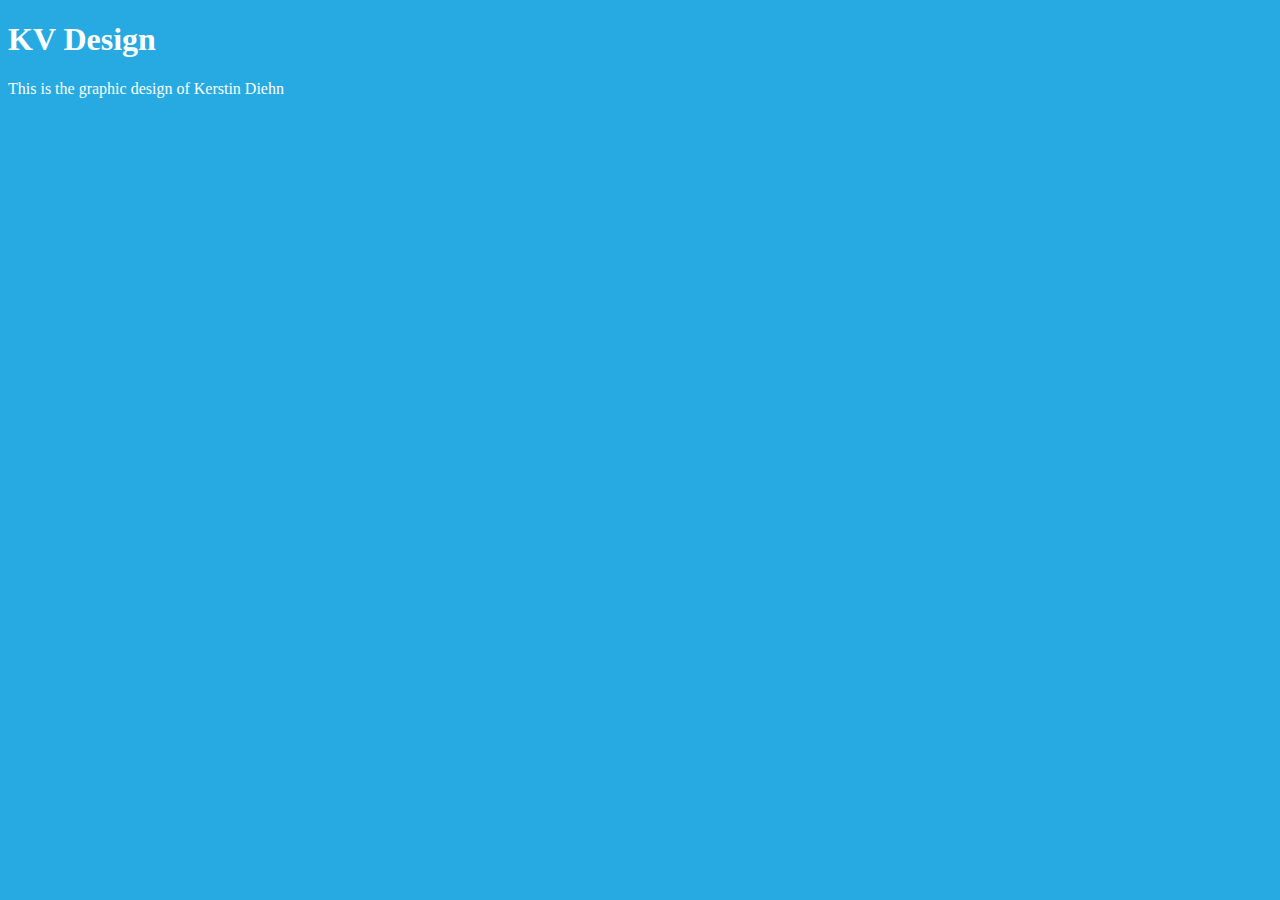
<file: unit_1/index.html>
<!DOCTYPE html>
<html>
	<head>
	<title>KV Design</title>
	<link rel="stylesheet" type="text/css" href="css/style.css">
	</head>
	<body>
		<h1>KV Design</h1>
		<p>This is the graphic design of Kerstin Diehn</p>
	</body>
	</html>
</file>
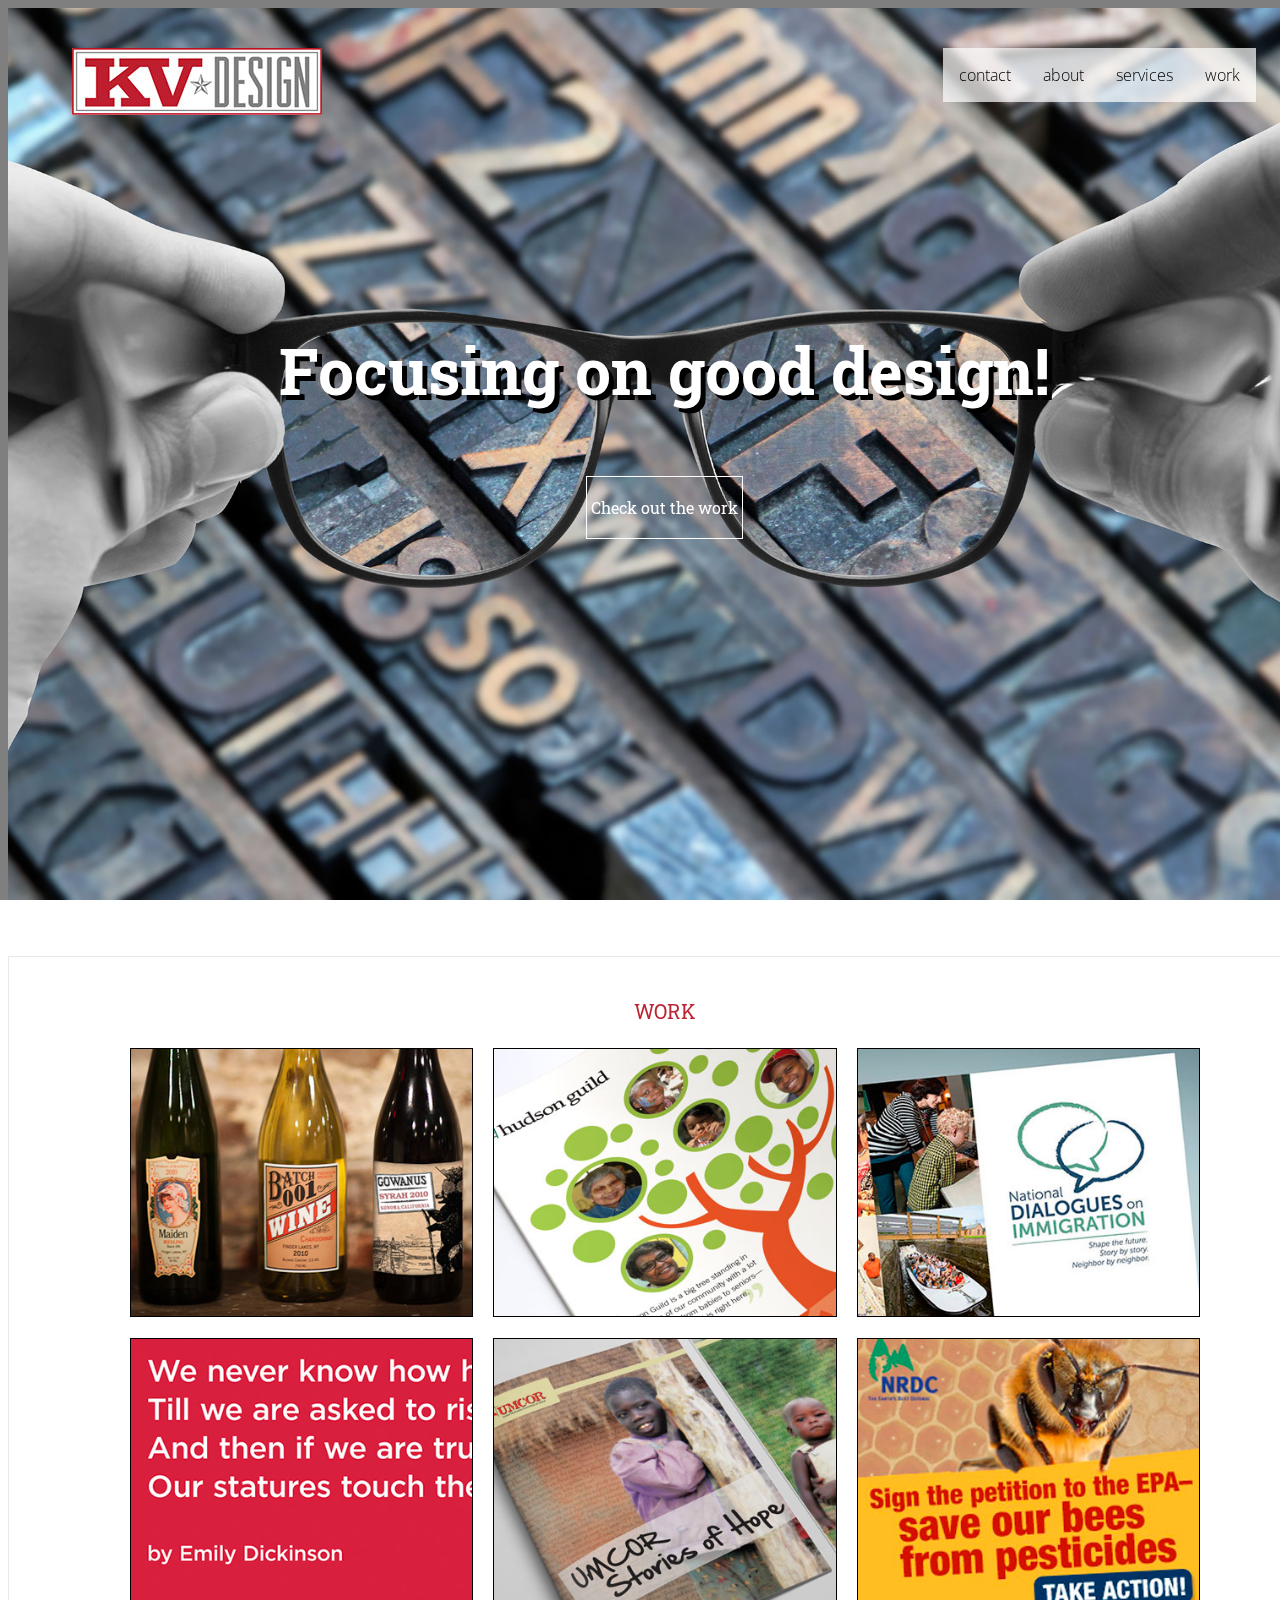
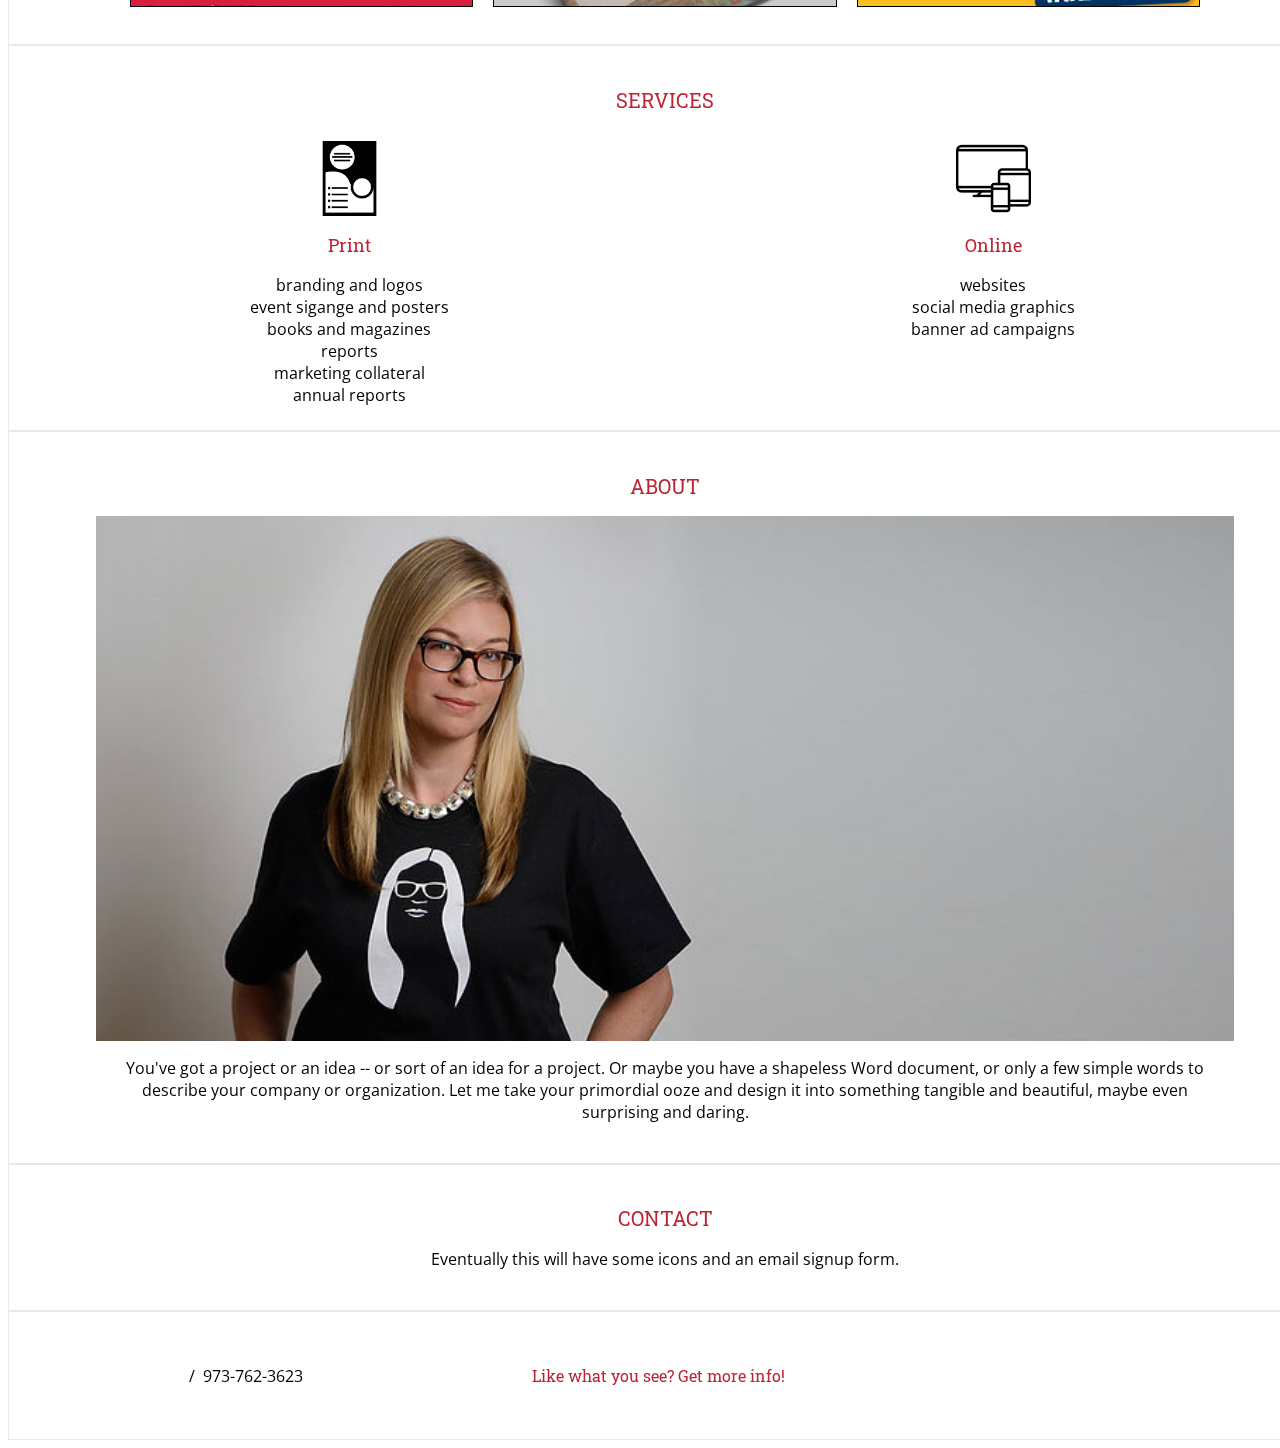
<file: unit_10/index.html>
<!DOCTYPE html>
<html>
	<head>
	<title>KV Design</title>
	<link rel="stylesheet" type="text/css" href="css/style.css">
	<link href="https://file.myfontastic.com/n6vo44Re5QaWo8oCKShBs7/icons.css" rel="stylesheet">
	<meta name="viewport" content="width=device-width, initial-scale=1">
	</head>
	<body>
	<div class="wrapper">

	<header>
	<nav id="navstyle" class="clearfix">
	
		<div id="logo">
			<img src="images/kvdesign_logohorizsm.jpg"> </div>
		<div id="workbutton">
			<a href="#work" id="buttonlink">work</a></div>
		<div id="servicesbutton">
			<a href="#services" id="buttonlink">services</a></div>
		<div id="aboutbutton">
			<a href="#about" id="buttonlink">about</a></div>
		<div id="contactbutton">
			<a href="#contact" id="buttonlink">contact</a></div>
	</nav>

	<div class="hero_image">
			<div class="headline">
			<p id="slogan">Focusing on good design!</p></div>
			<div class="boxed"><p id="button"><a href="#work" id="workbuttonlink">Check out the work</a></p></div>
		</div>

	</header>

	<main>

		<section id="work">
			<h2>Work</h2>

		<div class="images">
			<img class="portfolio_image" src="images/bkwinery.jpg" alt="Brooklyn Winery">
			<img class="portfolio_image" src="images/hudsonguild.jpg" alt="Hudson Guild">
			<img class="portfolio_image" src="images/ndi.jpg" alt="National Dialogues on Immigration">
			<img class="portfolio_image" src="images/poetshouse.jpg" alt="Poet's House">
			<img class="portfolio_image" src="images/storybook.jpg" alt="UMCOR Storybook">
			<img class="portfolio_image" src="images/nrdc.jpg" alt="NRDC">
		</div>




		</section>

		<section id="services" class="clearfix">
			<h2>Services</h2>
			<div class="column">
			<div id="print">
				<img class="icon" src="images/business.png" alt="print icon">
				<h3>Print</h3>
				<ul>
					<li>branding and logos</li>
					<li>event sigange and posters</li>
					<li>books and magazines</li>
					<li>reports</li>
					<li>marketing collateral</li>
					<li>annual reports</li>
					</ul>
			</div>
			<div id="online">
				<img class="icon" src="images/technology.png" alt="online icon">
				<h3>Online</h3>
				<ul>
					<li>websites</li>
					<li>social media graphics</li>
					<li>banner ad campaigns</li>
				</ul>
			</div>	
			</div>	
		</section>

		<section id="about">
			<h2>About</h2>
			<img class="images" src="images/kerstin.jpg">
			<p id="description">You've got a project or an idea -- or sort of an idea for a project. Or maybe you have a shapeless Word document, or only a few simple words to describe your company or organization. Let me take your primordial ooze and design it into something tangible and beautiful, maybe even surprising and daring.</p>
		</section>

		<section id="contact">
			<h2>Contact</h2>
			<p>Eventually this will have some icons and an email signup form.</p>
		</section>

	</main>

	<footer class="clearfix">
		<div id="quick_contact">
		<p><a href="mailto:kerstin@kvdesign.net"><span class="socicon-mail"></span></a> &nbsp&nbsp/&nbsp&nbsp973-762-3623 </p>
		</div>
		<div id="get_in_touch">
		<div class="boxfooter"><p id="button"><a href="mailto:kerstin@kvdesign.net">Like what you see? Get more info!</a></p></div>
		</div>
		<div id="social">
		<p><a href="http://wwww.facebook.com/kdiehn"><span class="socicon-facebook">&nbsp&nbsp</span></a><a href="https://www.linkedin.com/in/kerstindiehn"><span class="socicon-linkedin">&nbsp&nbsp</span></a><a href="https://www.behance.net/kerstindiehn"><span class="socicon-behance">&nbsp&nbsp</span></a></p>
		</div>
	</footer>

	</div>
	</body>
	</html>
</file>
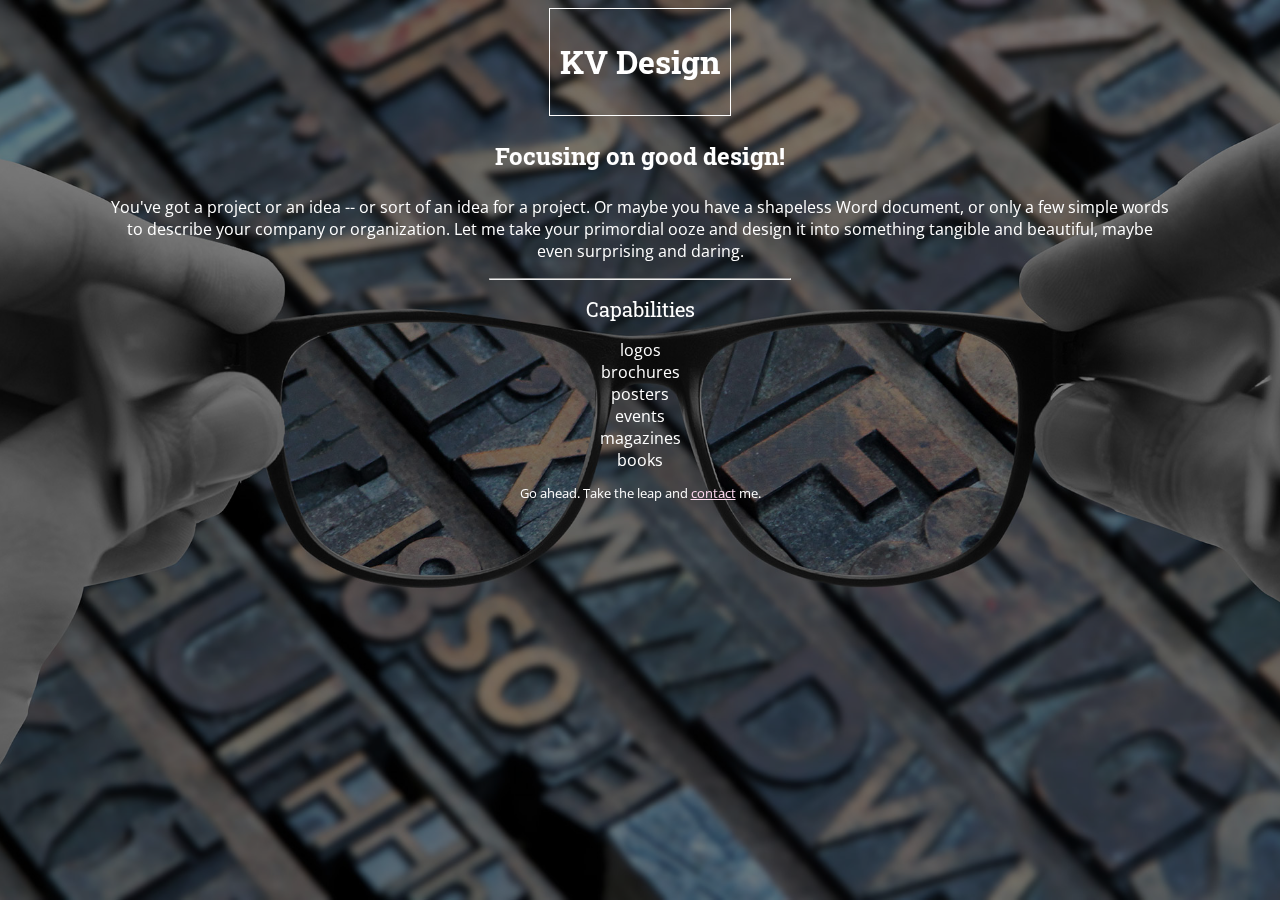
<file: unit_3/index.html>
<!DOCTYPE html>
<html>
	<head>
	<title>KV Design</title>
	<link rel="stylesheet" type="text/css" href="css/style.css">
	</head>
	<body>
	<div class="boxed"><h1>KV Design</h1></div>
		<p id="slogan">Focusing on good design!</p>
		<p id="description">You've got a project or an idea -- or sort of an idea for a project. Or maybe you have a shapeless Word document, or only a few simple words to describe your company or organization. Let me take your primordial ooze and design it into something tangible and beautiful, maybe even surprising and daring.</p>
		<hr>
		<h2>Capabilities</h2>
		<ul>
		<li>logos</li>
		<li>brochures</li>
		<li>posters</li>
		<li>events</li>
		<li>magazines</li>
		<li>books</li></ul>
		<p id="contact">Go ahead. Take the leap and <a href="mailto:kerstin@kvdesign.net?subject=I%20Love%20Your%20Work!">contact</a> me.</p>
		</div>
		</div>
	</body>
	</html>
</file>
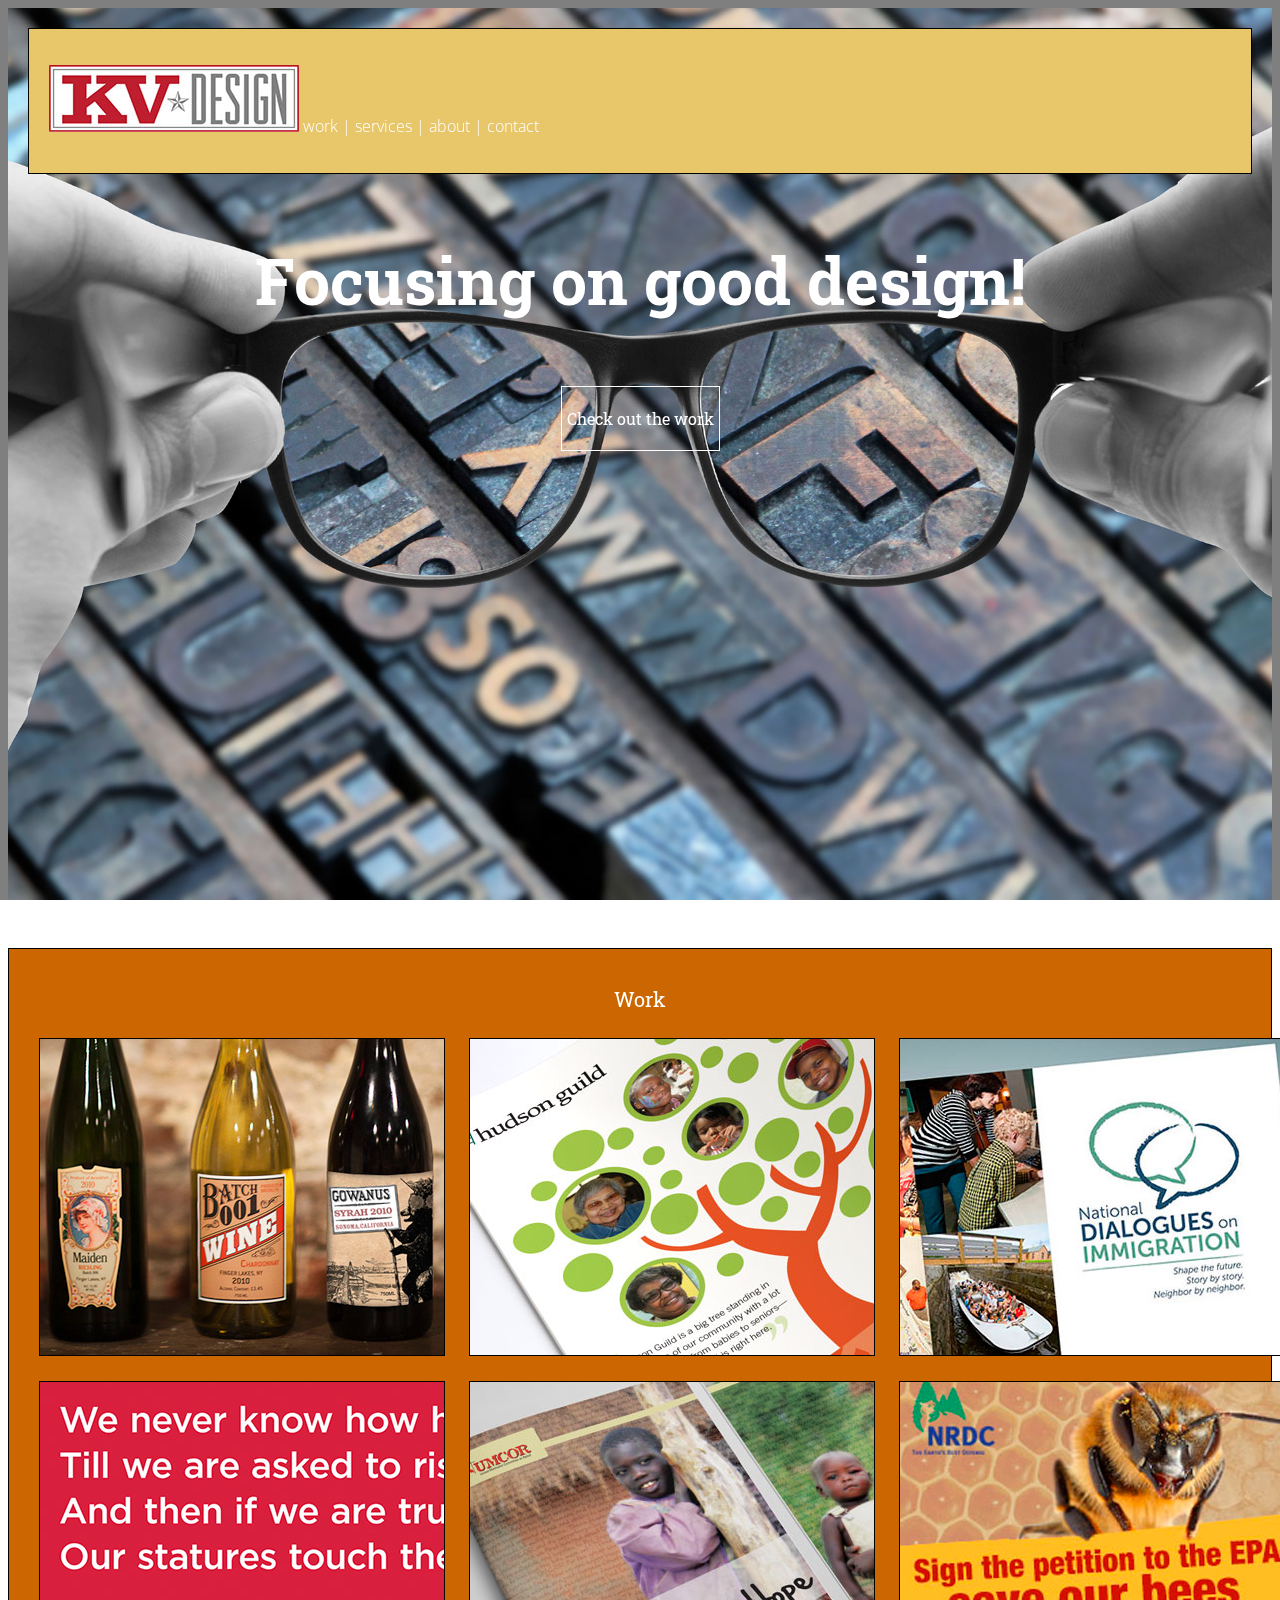
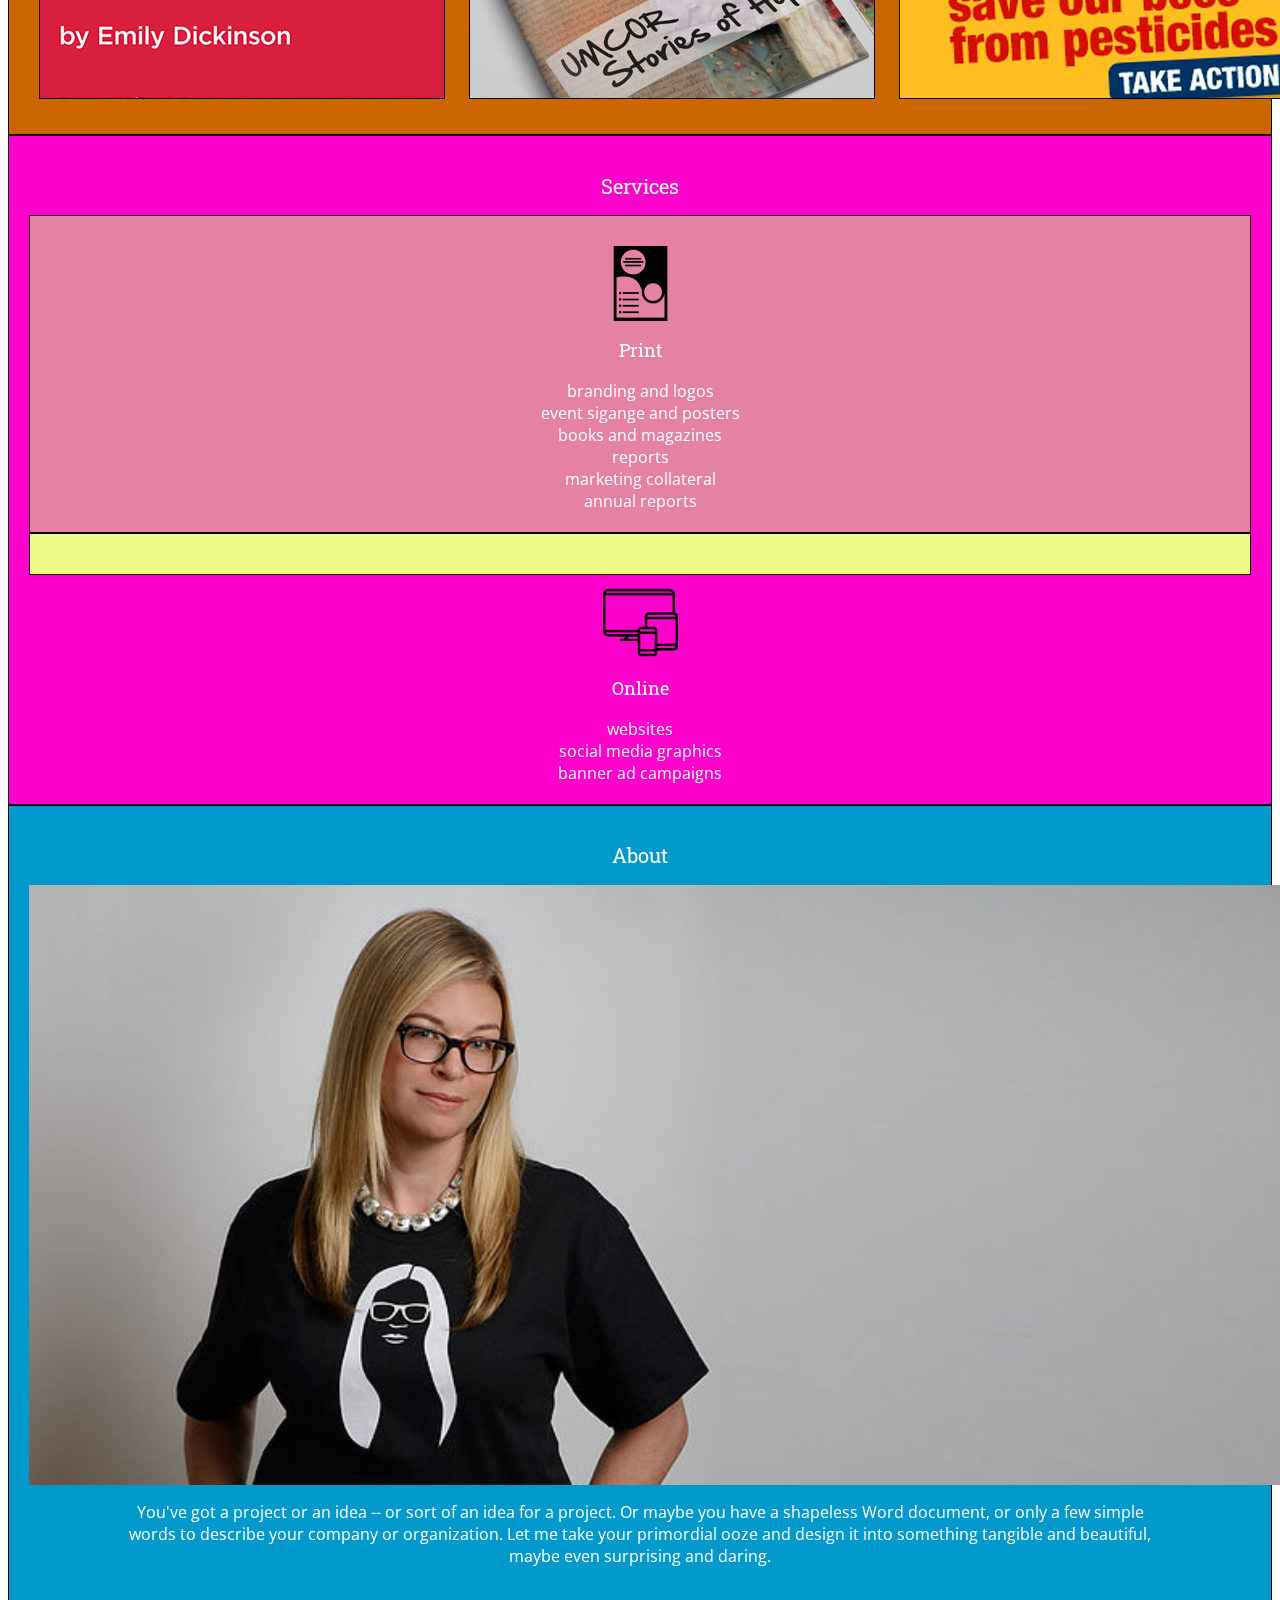
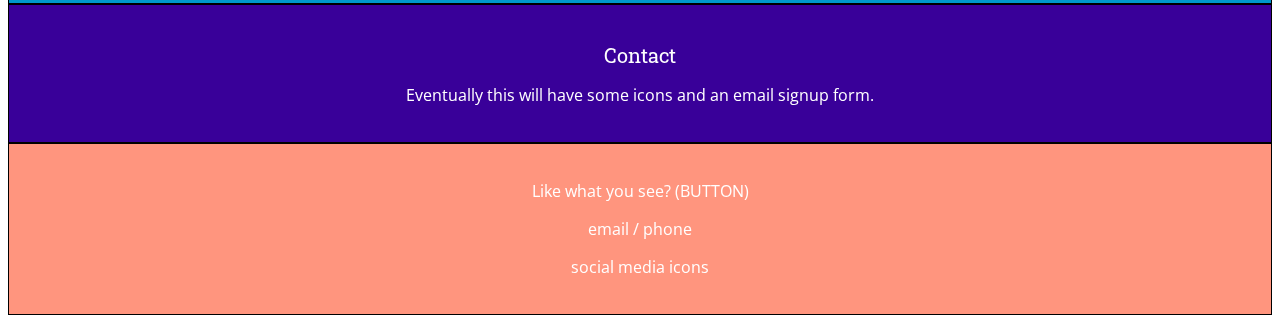
<file: unit_5/index.html>
<!DOCTYPE html>
<html>
	<head>
	<title>KV Design</title>
	<link rel="stylesheet" type="text/css" href="css/style.css">
	</head>
	<body>
	<div class="wrapper">

	<header>
	<nav>
	<p id="navstyle"><img src="images/kvdesign_logohorizsm.jpg"> <a href="#work" id="buttonlink">work</a> | <a href="#services" id="buttonlink">services</a> | <a href="#about" id="buttonlink">about</a> | <a href="#contact" id="buttonlink">contact</a></p>
	</nav>
	<div class="hero_image">
			<p id="slogan">Focusing on good design!</p>
			<div class="boxed"><p id="button"><a href="#work" id="buttonlink">Check out the work</a></p></div>
		</div>

	</header>

	<main>

		<section id="work">
			<h2>Work</h2>

		<div class="images">
			<img class="portfolio_image" src="images/bkwinery.jpg" alt="Brooklyn Winery">
			<img class="portfolio_image" src="images/hudsonguild.jpg" alt="Hudson Guild">
			<img class="portfolio_image" src="images/ndi.jpg" alt="National Dialogues on Immigration">
			<img class="portfolio_image" src="images/poetshouse.jpg" alt="Poet's House">
			<img class="portfolio_image" src="images/storybook.jpg" alt="UMCOR Storybook">
			<img class="portfolio_image" src="images/nrdc.jpg" alt="NRDC">
		</div>




		</section>

		<section id="services" class="clearfix">
			<h2>Services</h2>
			<div class="column" id="print">
				<img class="icon" src="images/business.png" alt="print icon">
				<h3>Print</h3>
				<ul>
					<li>branding and logos</li>
					<li>event sigange and posters</li>
					<li>books and magazines</li>
					<li>reports</li>
					<li>marketing collateral</li>
					<li>annual reports</li>
					</ul>
			</div>
			<div class="column" id="online"></div>
				<img class="icon" src="images/technology.png" alt="online icon">
				<h3>Online</h3>
				<ul>
					<li>websites</li>
					<li>social media graphics</li>
					<li>banner ad campaigns</li>
				</ul>
			</div>		
		</section>

		<section id="about">
			<h2>About</h2>
			<img class="images" src="images/kerstin.jpg">
			<p id="description">You've got a project or an idea -- or sort of an idea for a project. Or maybe you have a shapeless Word document, or only a few simple words to describe your company or organization. Let me take your primordial ooze and design it into something tangible and beautiful, maybe even surprising and daring.</p>
		</section>

		<section id="contact">
			<h2>Contact</h2>
			<p>Eventually this will have some icons and an email signup form.</p>
		</section>

	</main>

	<footer>
		<div id="get_in_touch">
		<p>Like what you see? (BUTTON)</p>
		</div>

		<div id="quick_contact">
		<p>email / phone </p>
		</div>

		<div id="social">
		<p>social media icons</p>
		</div>
	</footer>

	</div>
	</body>
	</html>
</file>
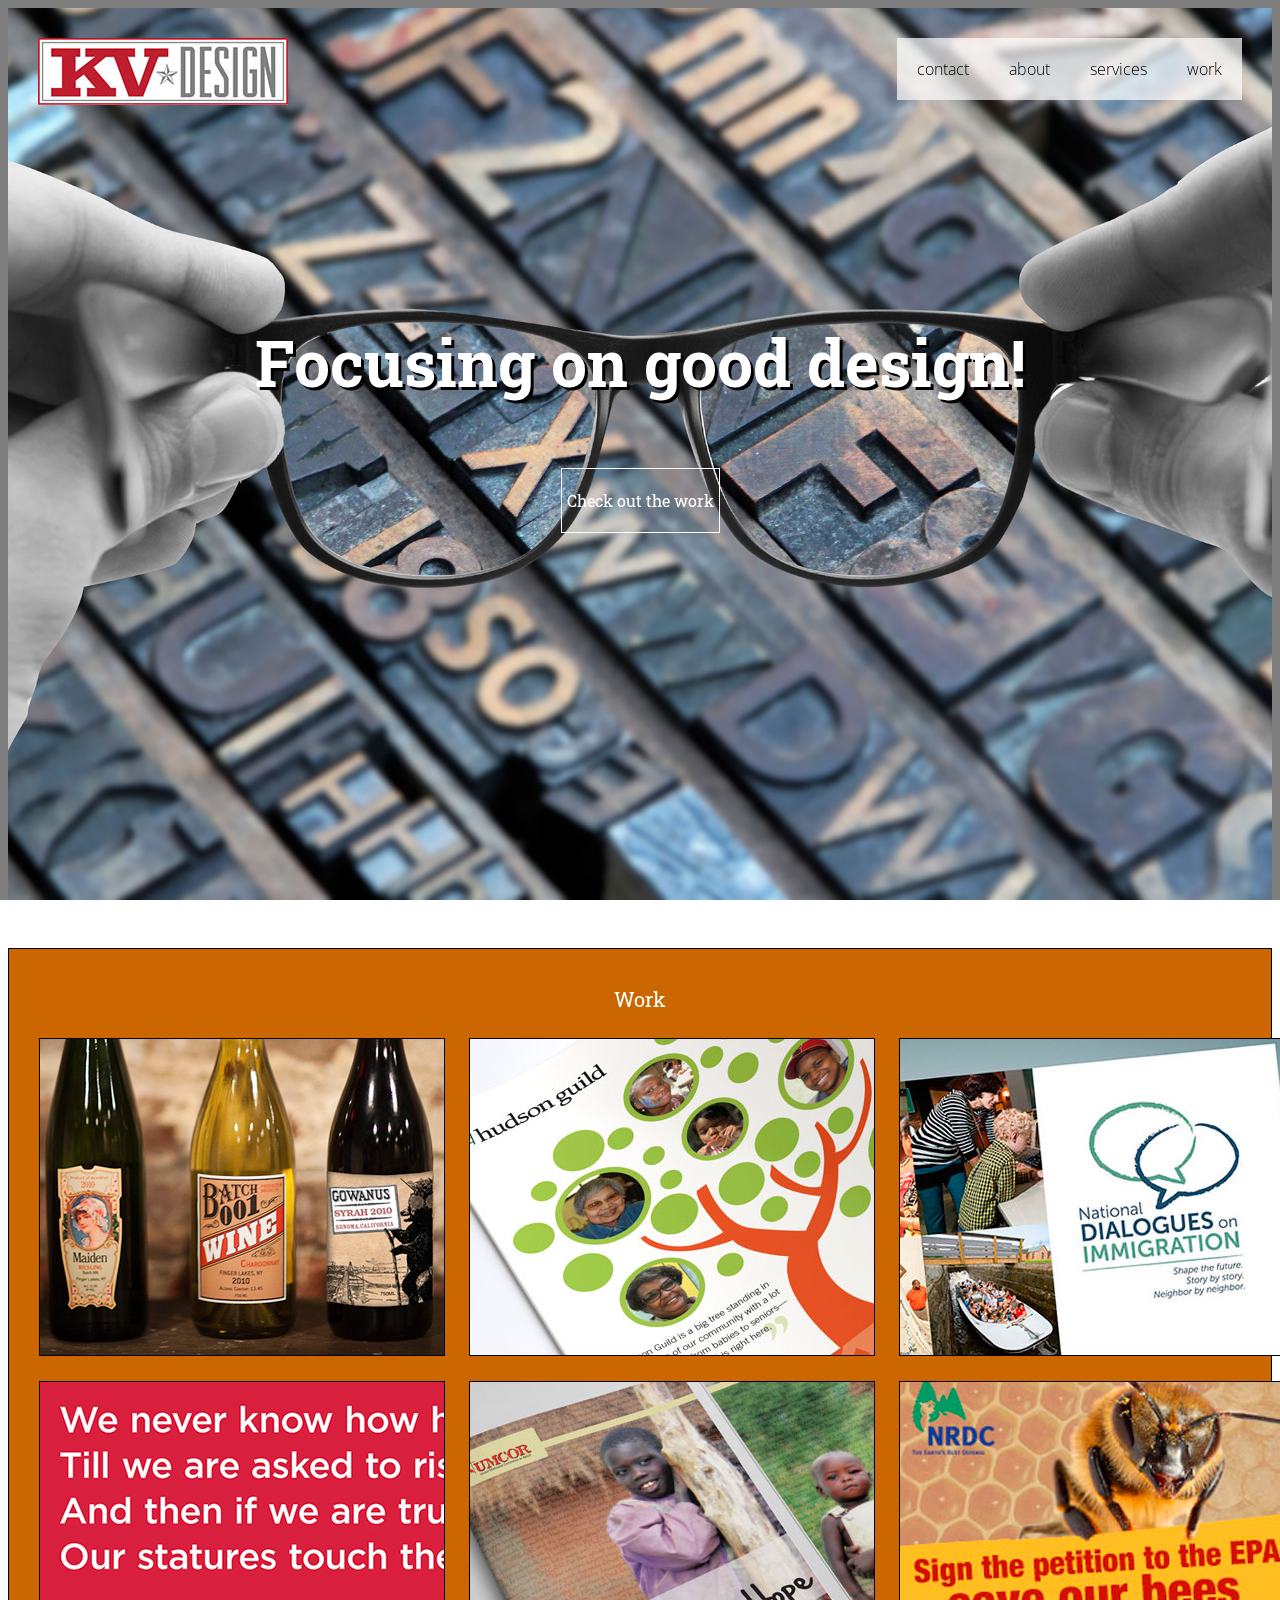
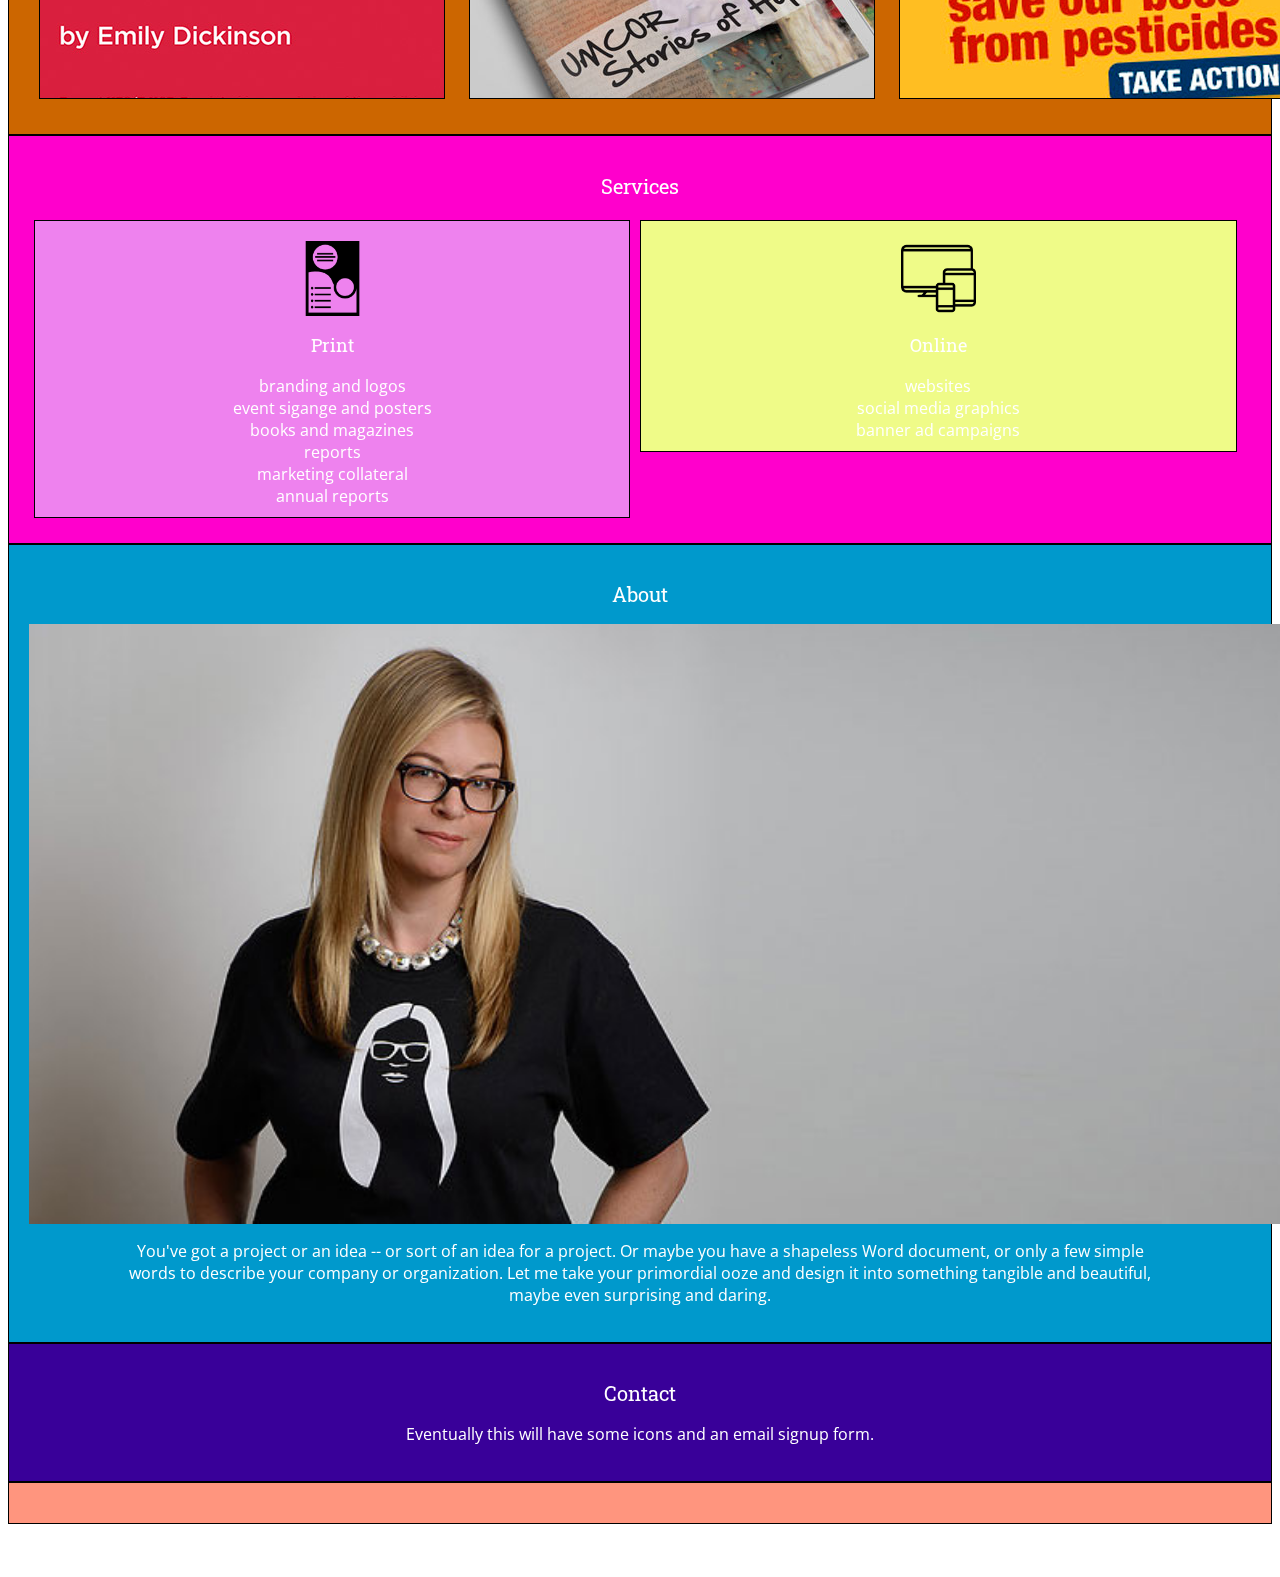
<file: unit_6/index.html>
<!DOCTYPE html>
<html>
	<head>
	<title>KV Design</title>
	<link rel="stylesheet" type="text/css" href="css/style.css">
	</head>
	<body>
	<div class="wrapper">

	<header>
	<nav id="navstyle" class="clearfix">
	
		<div id="logo">
			<img src="images/kvdesign_logohorizsm.jpg"> </div>
		<div id="workbutton">
			<a href="#work" id="buttonlink">work</a></div>
		<div id="servicesbutton">
			<a href="#services" id="buttonlink">services</a></div>
		<div id="aboutbutton">
			<a href="#about" id="buttonlink">about</a></div>
		<div id="contactbutton">
			<a href="#contact" id="buttonlink">contact</a></div>
	</nav>

	<div class="hero_image">
			<div class="headline">
			<p id="slogan">Focusing on good design!</p></div>
			<div class="boxed"><p id="button"><a href="#work" id="workbuttonlink">Check out the work</a></p></div>
		</div>

	</header>

	<main>

		<section id="work">
			<h2>Work</h2>

		<div class="images">
			<img class="portfolio_image" src="images/bkwinery.jpg" alt="Brooklyn Winery">
			<img class="portfolio_image" src="images/hudsonguild.jpg" alt="Hudson Guild">
			<img class="portfolio_image" src="images/ndi.jpg" alt="National Dialogues on Immigration">
			<img class="portfolio_image" src="images/poetshouse.jpg" alt="Poet's House">
			<img class="portfolio_image" src="images/storybook.jpg" alt="UMCOR Storybook">
			<img class="portfolio_image" src="images/nrdc.jpg" alt="NRDC">
		</div>




		</section>

		<section id="services" class="clearfix">
			<h2>Services</h2>
			<div class="column">
			<div id="print">
				<img class="icon" src="images/business.png" alt="print icon">
				<h3>Print</h3>
				<ul>
					<li>branding and logos</li>
					<li>event sigange and posters</li>
					<li>books and magazines</li>
					<li>reports</li>
					<li>marketing collateral</li>
					<li>annual reports</li>
					</ul>
			</div>
			<div id="online">
				<img class="icon" src="images/technology.png" alt="online icon">
				<h3>Online</h3>
				<ul>
					<li>websites</li>
					<li>social media graphics</li>
					<li>banner ad campaigns</li>
				</ul>
			</div>	
			</div>	
		</section>

		<section id="about">
			<h2>About</h2>
			<img class="images" src="images/kerstin.jpg">
			<p id="description">You've got a project or an idea -- or sort of an idea for a project. Or maybe you have a shapeless Word document, or only a few simple words to describe your company or organization. Let me take your primordial ooze and design it into something tangible and beautiful, maybe even surprising and daring.</p>
		</section>

		<section id="contact">
			<h2>Contact</h2>
			<p>Eventually this will have some icons and an email signup form.</p>
		</section>

	</main>

	<footer>
		<div id="quick_contact">
		<p>email / phone </p>
		</div>
		<div id="get_in_touch">
		<p>Like what you see? (BUTTON)</p>
		</div>
		<div id="social">
		<p>social media icons</p>
		</div>
	</footer>

	</div>
	</body>
	</html>
</file>
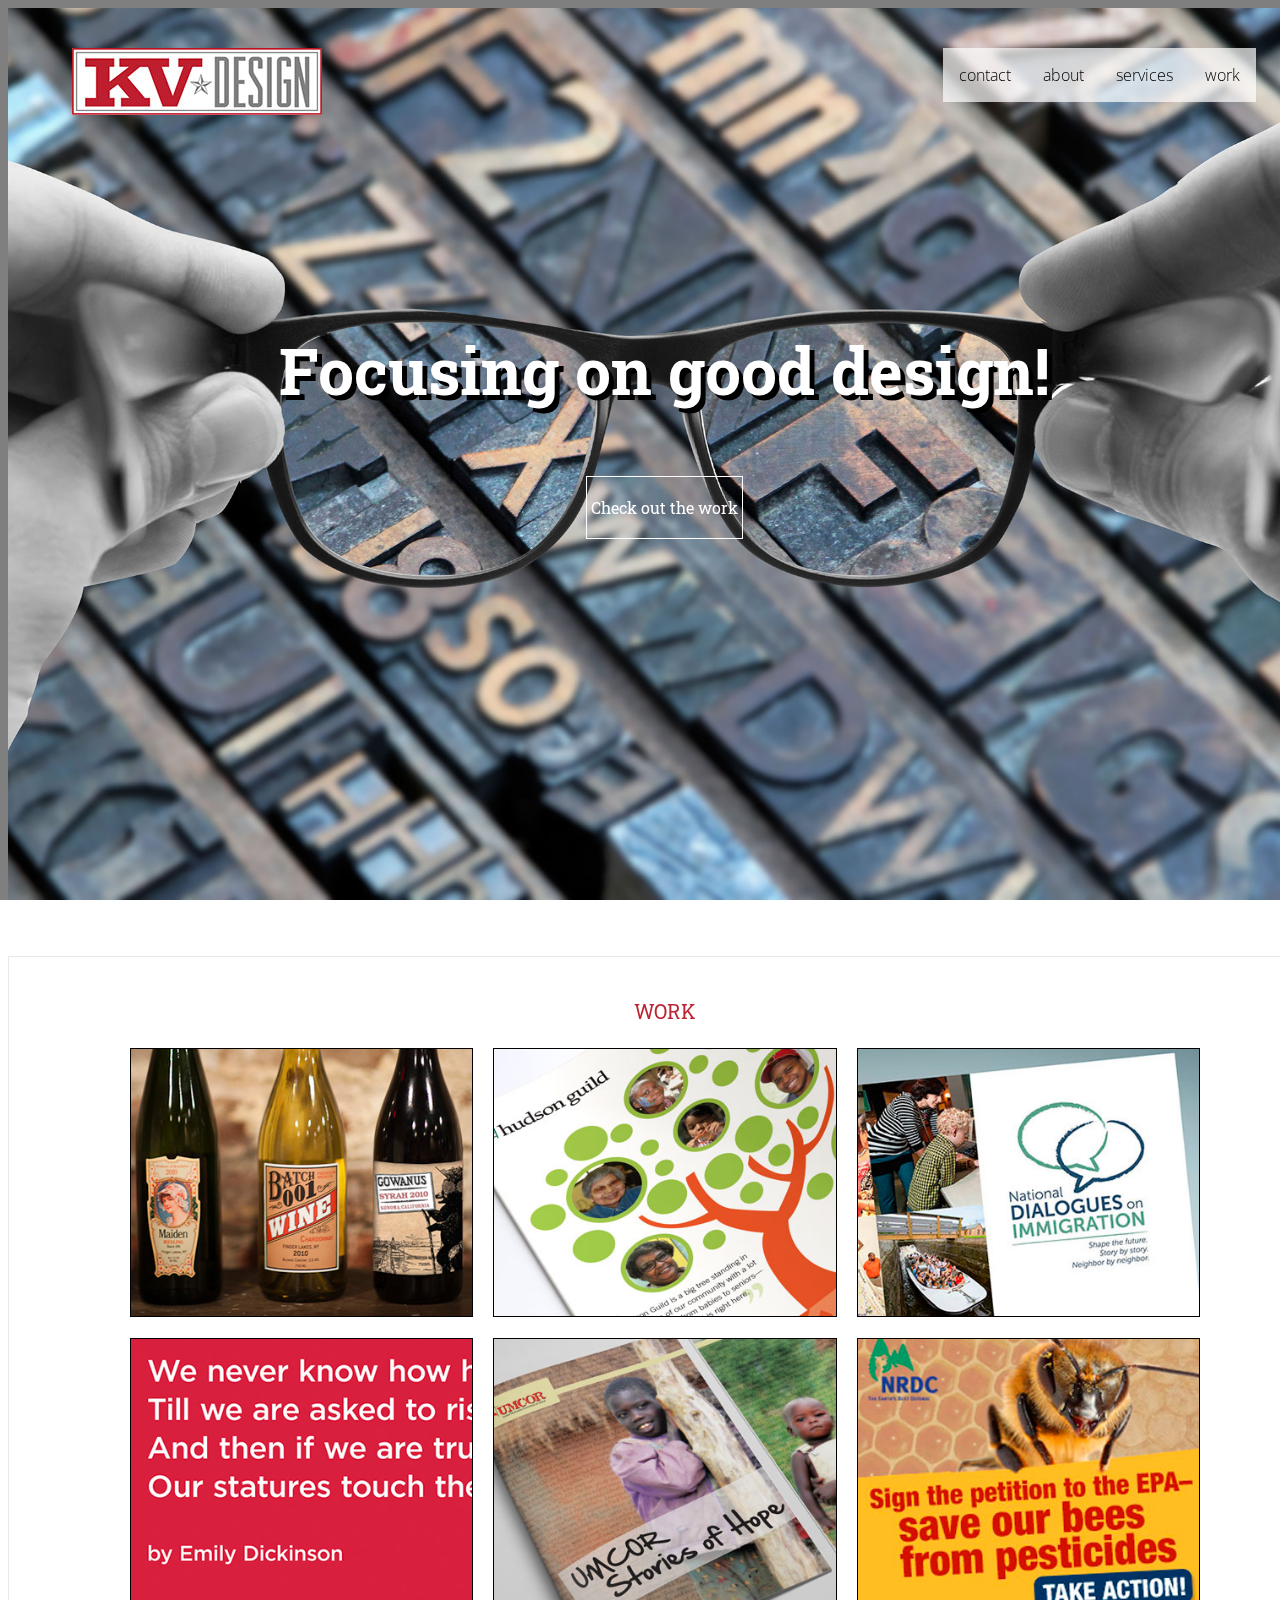
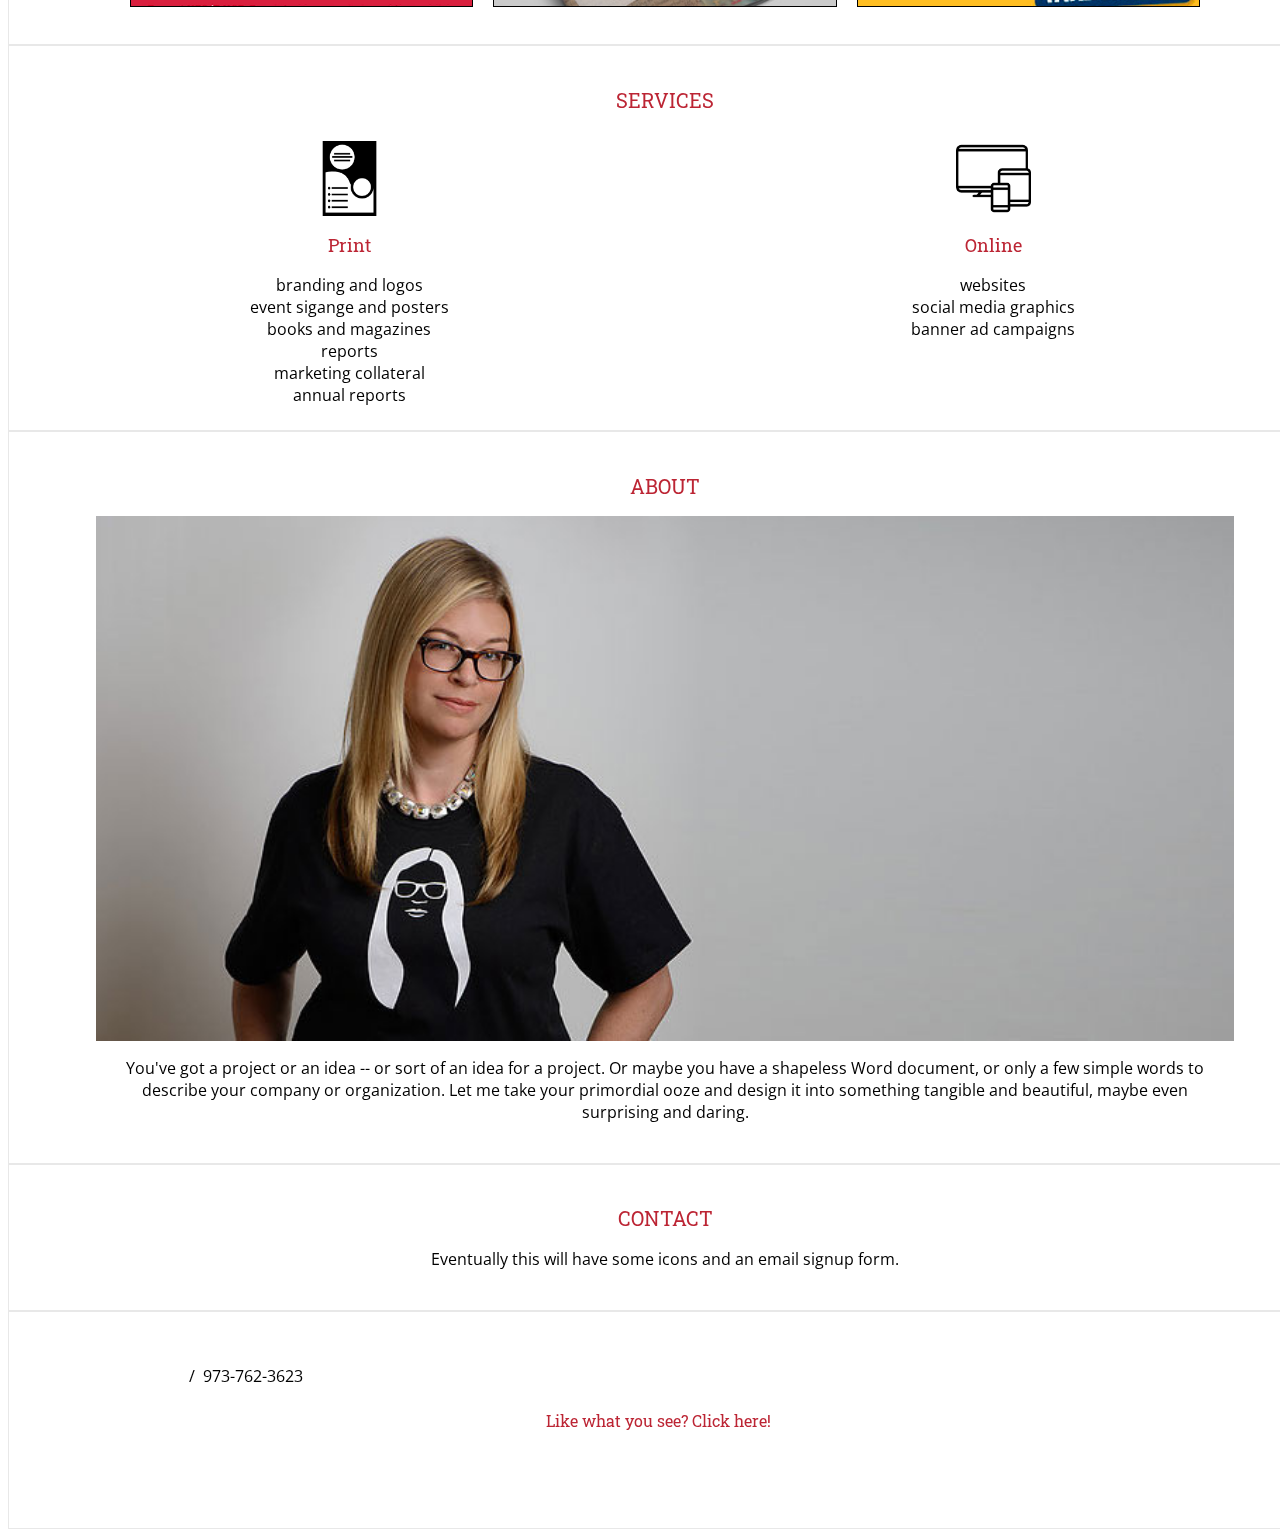
<file: unit_8/index.html>
<!DOCTYPE html>
<html>
	<head>
	<title>KV Design</title>
	<link rel="stylesheet" type="text/css" href="css/style.css">
	<link href="https://file.myfontastic.com/n6vo44Re5QaWo8oCKShBs7/icons.css" rel="stylesheet">
	<meta name="viewport" content="width=device-width, initial-scale=1">
	</head>
	<body>
	<div class="wrapper">

	<header>
	<nav id="navstyle" class="clearfix">
	
		<div id="logo">
			<img src="images/kvdesign_logohorizsm.jpg"> </div>
		<div id="workbutton">
			<a href="#work" id="buttonlink">work</a></div>
		<div id="servicesbutton">
			<a href="#services" id="buttonlink">services</a></div>
		<div id="aboutbutton">
			<a href="#about" id="buttonlink">about</a></div>
		<div id="contactbutton">
			<a href="#contact" id="buttonlink">contact</a></div>
	</nav>

	<div class="hero_image">
			<div class="headline">
			<p id="slogan">Focusing on good design!</p></div>
			<div class="boxed"><p id="button"><a href="#work" id="workbuttonlink">Check out the work</a></p></div>
		</div>

	</header>

	<main>

		<section id="work">
			<h2>Work</h2>

		<div class="images">
			<img class="portfolio_image" src="images/bkwinery.jpg" alt="Brooklyn Winery">
			<img class="portfolio_image" src="images/hudsonguild.jpg" alt="Hudson Guild">
			<img class="portfolio_image" src="images/ndi.jpg" alt="National Dialogues on Immigration">
			<img class="portfolio_image" src="images/poetshouse.jpg" alt="Poet's House">
			<img class="portfolio_image" src="images/storybook.jpg" alt="UMCOR Storybook">
			<img class="portfolio_image" src="images/nrdc.jpg" alt="NRDC">
		</div>




		</section>

		<section id="services" class="clearfix">
			<h2>Services</h2>
			<div class="column">
			<div id="print">
				<img class="icon" src="images/business.png" alt="print icon">
				<h3>Print</h3>
				<ul>
					<li>branding and logos</li>
					<li>event sigange and posters</li>
					<li>books and magazines</li>
					<li>reports</li>
					<li>marketing collateral</li>
					<li>annual reports</li>
					</ul>
			</div>
			<div id="online">
				<img class="icon" src="images/technology.png" alt="online icon">
				<h3>Online</h3>
				<ul>
					<li>websites</li>
					<li>social media graphics</li>
					<li>banner ad campaigns</li>
				</ul>
			</div>	
			</div>	
		</section>

		<section id="about">
			<h2>About</h2>
			<img class="images" src="images/kerstin.jpg">
			<p id="description">You've got a project or an idea -- or sort of an idea for a project. Or maybe you have a shapeless Word document, or only a few simple words to describe your company or organization. Let me take your primordial ooze and design it into something tangible and beautiful, maybe even surprising and daring.</p>
		</section>

		<section id="contact">
			<h2>Contact</h2>
			<p>Eventually this will have some icons and an email signup form.</p>
		</section>

	</main>

	<footer class="clearfix">
		<div id="quick_contact">
		<p><a href="mailto:kerstin@kvdesign.net"><span class="socicon-mail"></span></a> &nbsp&nbsp/&nbsp&nbsp973-762-3623 </p>
		</div>
		<div id="get_in_touch">
		<div class="boxed"><p id="button"><a href="mailto:kerstin@kvdesign.net">Like what you see? Click here!</a></p></div>
		</div>
		<div id="social">
		<p><a href="http://wwww.facebook.com/kdiehn"><span class="socicon-facebook">&nbsp&nbsp</span></a><a href="https://www.linkedin.com/in/kerstindiehn"><span class="socicon-linkedin">&nbsp&nbsp</span></a><a href="https://www.behance.net/kerstindiehn"><span class="socicon-behance">&nbsp&nbsp</span></a></p>
		</div>
	</footer>

	</div>
	</body>
	</html>
</file>
<file: unit_1/css/style.css>
body {
    background-color: #27aae1;
}

h1, p {
    color: #fbffff;
}
</file>
<file: unit_10/css/style.css>
@import url(https://fonts.googleapis.com/css?family=Roboto+Slab:400,700);

@import url(https://fonts.googleapis.com/css?family=Open+Sans:400,400italic,600,600italic,700,700italic);


header {
  background: url(../images/cover_image.jpg) no-repeat center center fixed; 
  -webkit-background-size: cover;
  -moz-background-size: cover;
  -o-background-size: cover;
  background-size: cover;
  padding: 1.5em;
  height: 100vh;
  width: 100%;
}

nav {
    padding: 1.5em;
    margin-right: 1.5em;
}

section {
	    background-color: #ffffff;
	    border: 1px #e8e8e8 solid;
	    padding: 1.5em;
	}

footer {
    background-color: #ffffff;
    border: 1px #e8e8e8 solid;
    width: 100%;
    padding: 1.5em;
}

#wrapper{
	background-color: #FFC675;
}

#hero_image{
	padding: 2.5em;
	width: 100%;
}

#work{
	background-color: #ffffff;
	margin-left: auto;
	margin-right: auto;
	width: 100%;
}

#services{
	background-color: #ffffff;
	width: 100%;
}
.column{
	margin-left: auto;
	margin-right: auto;
	display: inline;
	width: 100%;
	text-align: center;
}

#print {
	padding-left: 2em;
	float: left;
	width: 45%;
	margin: 0em;	
	display: inline;
}	

#online {
	padding-right: 2em;
	float: right;
	width: 43%;
	margin: 0em;
	display: inline;
}

#about{
	background-color: #ffffff;
	clear: both;
	width: 100%;
}
#contact{
	background-color: #ffffff;
	width: 100%;
}

body:after{
    position:fixed;
    content:"";
    top:0;
    left:0;
    right:0;
    bottom:0;
    background:rgba(0,0,0,0.5);
    z-index:-1;
}

  body{
	font-family: 'Open Sans';
	font-weight: 400;
 	vertical-align: middle;
  	color: black;
  	font-size: 16px;
}


h1  {
	font-size: 2em;
	text-align: center;
	font-family: 'Roboto Slab';
	font-weight: 700;
	color: #bc2534;
}

h2 {
	text-align: center;
	font-size: 1.25em;
	font-family: 'Roboto Slab';
	font-weight: 400;
	color: #bc2534;
	text-transform: uppercase;
}

h3 {
	text-align: center;
	font-size: 1.1em;
	font-family: 'Roboto Slab';
	font-weight: 400;
	color: #bc2534;
}

#slogan {
	text-align: center;
	color: #ffffff;
	font-family: 'Roboto Slab';
	font-weight: 700;
	font-size: 4em;
	margin-top: 3em;
	text-shadow: .08em .08em #000;
}

#navstyle {
	text-align: left;
	font-family: 'Open Sans';
	font-weight: 300;
	font-size: 1em;
	padding: 1em;
}

#logo {
	float: left;
	margin-left: 1.5em;
}

#workbutton {
	float: right;
	padding: 1em;
	background-color: rgba(255,255,255,.7); 
}
#workbutton:hover {
	background-color: rgba(255,255,255,.4); 
}

#servicesbutton {
	float: right;
	padding: 1em;
	background-color: rgba(255,255,255,.7);
}

#servicesbutton:hover {
	background-color: rgba(255,255,255,.4); 
}


#aboutbutton {
	float: right;
	padding:  1em;
	background-color: rgba(255,255,255,.7);
}

#aboutbutton:hover {
	background-color: rgba(255,255,255,.4); 
}

#contactbutton {
	float: right;
	padding: 1em;
	background-color: rgba(255,255,255,.7);
}

#contactbutton:hover {
	background-color: rgba(255,255,255,.4); 
}


#button {
	text-align: center;
	font-family: 'Roboto Slab';
	font-weight: 400;
	font-size: 1em;
}

p {
	text-align: center;
}

ul {
	font-size: 1em;
	text-align: center;
	list-style-type: none;
	display: inline;
	margin: 0px;
	padding: 0px;
}


div.boxed {
	border: solid 1px #fff;
	display: table;
	padding: .25em;
	margin: 2.5em auto 2.5em auto;
}

.boxed:hover{
	background-color: rgba(0,0,0,.5);
}

#headline {
	padding: 1em;
}


#description {
	margin-left: 5em;
	margin-right: 5em;
}

a {
	color: #bc2534;
	text-decoration: none;
}

#buttonlink {
	color: black;
    text-decoration: none;
}
#workbuttonlink {
	color: white;
    text-decoration: none;
}
.icon {
	display: block;
	margin-left: auto;
	margin-right: auto;
	padding: .75em 0px 0px 0px;
	height: 75px
}

.images {
	display: block;
	margin-left: auto;
	margin-right: auto;
	width: 90%;
	text-align: center;
}

.portfolio_image {
	display: inline;
	margin: .5em;
	border: 1px black solid;
	width: 30%;
}
.clearfix:after {
    visibility: hidden;
    display: block;
    font-size: 0;
    content: " ";
    clear: both;
    height: 0;
}

#get_in_touch {
	float: left;
	padding: 1%;
	width: 31%;
}

#social {
	float: left;
	padding: 1%;
	width: 31%;
}

#quick_contact {
	float: left;
	padding: 1%;
	width: 31%;
}



@media only screen and (max-width: 960px) {
	footer {
		display: block;
		margin-left: auto;
		margin-right: auto;
		padding: 0em;
		width: 100%;

	}

	#get_in_touch {
	float: none;
	padding: 0em;
	width: 100%;
	margin-top: 0em;
	margin-bottom: 0em;
	}

	#social {
	float: none;
	padding: 0em;
	width: 100%;
	margin-top: 0em;
	margin-bottom: 0em;
	}

	#quick_contact {
	float: none;
	padding: 0em;
	width: 100%;
	margin-top: 0em;
	margin-bottom: 0em;

	}
	}

@media only screen and (max-width: 768px) {
	body{
		font-size: 14px;}
	.portfolio_image {
		width: 46%;
	}	
	#description {
	margin-left: 2em;
	margin-right: 2em;
	}
	#hero_image{
	padding: 1em;
	width: 100%;
	}

	}

@media only screen and (max-width: 500px) {
	body{
		font-size: 14px;}
	
	.portfolio_image {
		width: 90%;
	}	
	
	#description {
	margin-left: 1em;
	margin-right: 1em;
	}

	header {
 	padding: 1 0 0 0em;
 	text-align: center;
	}
	
	#hero_image{
	padding: .25em;
	width: 100%;
	text-align: center;
	}

	nav {
    padding: 0em;
    margin-right: auto;
    margin-left: auto;
    text-align: center;
    display: block;
	}

	h2 {
		font-size: 2em;
	}

	#logo {
	float: none;
	margin-left: auto;
	margin-right: auto;
	text-align: center;
	display: block;
	}

	#navstyle {
	text-align: center;
	font-family: 'Open Sans';
	font-weight: 300;
	font-size: 1em;
	padding: 0em;
	display: block;
	}

	#workbutton {
	float: none;
	padding: 1em;
	background-color: rgba(255,255,255,.7);
	text-align: center;
	margin: 0 auto; 
	width: 40%;
	}
	#servicesbutton {
	float: none;
	padding: 1em;
	background-color: rgba(255,255,255,.7);
	text-align: center; 
	margin: 0 auto; 
	width: 40%;

	}
	#aboutbutton {
	float: none;
	padding:  1em;
	background-color: rgba(255,255,255,.7);
	text-align: center;
	margin: 0 auto;
	width: 40%;
 
	}
	#contactbutton {
	float: none;
	padding: 1em;
	background-color: rgba(255,255,255,.7);
	text-align: center; 
	margin: 0 auto;
	width: 40%;

	}
	#slogan {
	text-align: center;
	font-family: 'Roboto Slab';
	font-weight: 700;
	font-size: 3em;
	margin-top: .75em;
	margin-bottom: 0em;
	text-shadow: .08em .08em #000;
	}

	.boxed {
	border: solid 1px #fff;
	display: table;
	padding: 0em;
	margin: 1.5em auto 1.5em auto;
	}

	.column{
	width: 100%;
	text-align: center;
	padding: 0;
	}

	#print {
	float: none;
	width: 96.5%;
	margin: 0;	
	display: block;
	padding: .5em;
	}	

	#online {
	float: none;
	width: 96.5%;
	margin: 0;
	display: block;
	padding: .5em;
	}
	section {
    padding: 0em;
}


}
</file>
<file: unit_3/css/style.css>
@import url(https://fonts.googleapis.com/css?family=Roboto+Slab:400,700);

@import url(https://fonts.googleapis.com/css?family=Open+Sans:400,400italic,600,600italic,700,700italic);

html { 
  background: url(../images/cover_image.jpg) no-repeat center center fixed; 
  -webkit-background-size: cover;
  -moz-background-size: cover;
  -o-background-size: cover;
  background-size: cover;
}
body:after{
    position:fixed;
    content:"";
    top:0;
    left:0;
    right:0;
    bottom:0;
    background:rgba(0,0,0,0.5);
    z-index:-1;
}

  body{
	font-family: 'Open Sans';
	font-weight: 400;
 	 vertical-align: middle;
  	color: #fff;
}


h1  {
	font-size: 2em;
	text-align: center;
	font-family: 'Roboto Slab';
	font-weight: 700;
}

h2 {
	text-align: center;
	font-size: 1.25em;
	font-family: 'Roboto Slab';
	font-weight: 400;
}

#slogan {
	text-align: center;
	font-family: 'Roboto Slab';
	font-weight: 700;
	font-size: 1.5em;
}

p {
	text-align: center;
	font-size: 1em;
}

ul {
	font-size: 1em;
	text-align: center;
	list-style-type: none;
	display: inline;
	margin: 0px;
	padding: 0px;
}

div.boxed {
	border: solid 1px #fff;
	display: table;
	padding: 10px;
	margin: auto;
}

#description {
	margin-left: 100px;
	margin-right: 100px;
}

#contact {
	font-size: .8em;
	text-align: center;
}

hr {
	width: 300px;}

a {
	color: #ffd9f1;
}
</file>
<file: unit_5/css/style.css>
@import url(https://fonts.googleapis.com/css?family=Roboto+Slab:400,700);

@import url(https://fonts.googleapis.com/css?family=Open+Sans:400,400italic,600,600italic,700,700italic);


header {
  background: url(../images/cover_image.jpg) no-repeat center center fixed; 
  -webkit-background-size: cover;
  -moz-background-size: cover;
  -o-background-size: cover;
  background-size: cover;
  padding: 20px;
  height: 100vh;
}

nav {
    background-color: #E8C66A;
    border: 1px black solid;
    padding: 20px;
}

section {
    background-color: #FFE2B8;
    border: 1px black solid;
    padding: 20px;
}

footer {
    background-color: #FF957E;
    border: 1px black solid;
    padding: 20px;
}

#wrapper{
	background-color: #FFC675;
}

#hero_image{
	padding: 20px;
	border: 1px black solid;
}

#work{
	background-color: #CC6600;
}

#services{
	background-color: #FF00CC;
	border: 1px black solid;
	padding: 20px;
}

#print {
	background-color: #E582A2;
	border: 1px black solid;
	padding: 20px;
}

#online {
	background-color: #EffB88;
	border: 1px black solid;
	padding: 20px;
}

#about{
	background-color: #0099CC;
}
#contact{
	background-color: #390099;
}

body:after{
    position:fixed;
    content:"";
    top:0;
    left:0;
    right:0;
    bottom:0;
    background:rgba(0,0,0,0.5);
    z-index:-1;
}

  body{
	font-family: 'Open Sans';
	font-weight: 400;
 	 vertical-align: middle;
  	color: #fff;
}


h1  {
	font-size: 2em;
	text-align: center;
	font-family: 'Roboto Slab';
	font-weight: 700;
}

h2 {
	text-align: center;
	font-size: 1.25em;
	font-family: 'Roboto Slab';
	font-weight: 400;
}

h3 {
	text-align: center;
	font-size: 1.1em;
	font-family: 'Roboto Slab';
	font-weight: 400;
}

#slogan {
	text-align: center;
	font-family: 'Roboto Slab';
	font-weight: 700;
	font-size: 4em;
}

#navstyle {
	text-align: left;
	font-family: 'Open Sans';
	font-weight: 300;
	font-size: 1em;
}

#button {
	text-align: center;
	font-family: 'Roboto Slab';
	font-weight: 400;
	font-size: 1em;
}

p {
	text-align: center;
	font-size: 1em;
}

ul {
	font-size: 1em;
	text-align: center;
	list-style-type: none;
	display: inline;
	margin: 0px;
	padding: 0px;
}


div.boxed {
	border: solid 1px #fff;
	display: table;
	padding: 5px;
	margin: 50px auto 50px auto;
}

#description {
	margin-left: 100px;
	margin-right: 100px;
}

a {
	color: #ffd9f1;
}

#buttonlink {
	color: #FFFFFF;
    text-decoration: none;
}

.icon {
	display: block;
	margin-left: auto;
	margin-right: auto;
	padding: 10px 0px 0px 0px;
	height: 75px
}

.images {
	display: block;
	margin-left: auto;
	margin-right: auto;
	width: 1300px;
}

.portfolio_image {
	display: inline;
	margin: 10px;
	border: 1px black solid;
}
</file>
<file: unit_6/css/style.css>
@import url(https://fonts.googleapis.com/css?family=Roboto+Slab:400,700);

@import url(https://fonts.googleapis.com/css?family=Open+Sans:400,400italic,600,600italic,700,700italic);


header {
  background: url(../images/cover_image.jpg) no-repeat center center fixed; 
  -webkit-background-size: cover;
  -moz-background-size: cover;
  -o-background-size: cover;
  background-size: cover;
  padding: 20px;
  height: 100vh;
}

nav {
    padding: 20px;
}

section {
    background-color: #FFE2B8;
    border: 1px black solid;
    padding: 20px;
}

footer {
    background-color: #FF957E;
    border: 1px black solid;
    padding: 20px;
}

#wrapper{
	background-color: #FFC675;
}

#hero_image{
	padding: 40px;
}

#work{
	background-color: #CC6600;
}

#services{
	background-color: #FF00CC;
	border: 1px black solid;
	padding: 20px;
}
.column{
	margin-left: auto;
	margin-right: auto;
	display: inline;
}

#print {
	background-color: violet;
	border: 1px black solid;
	padding: 10px;
	float: left;
	width: 47%;
	margin: 5px;
}	

#online {
	background-color: #EffB88;
	border: 1px black solid;
	padding: 10px;
	float: left;
	width: 47%;
	margin: 5px;
}

#about{
	background-color: #0099CC;
	clear: both;
}
#contact{
	background-color: #390099;
}

body:after{
    position:fixed;
    content:"";
    top:0;
    left:0;
    right:0;
    bottom:0;
    background:rgba(0,0,0,0.5);
    z-index:-1;
}

  body{
	font-family: 'Open Sans';
	font-weight: 400;
 	 vertical-align: middle;
  	color: #fff;
}


h1  {
	font-size: 2em;
	text-align: center;
	font-family: 'Roboto Slab';
	font-weight: 700;
}

h2 {
	text-align: center;
	font-size: 1.25em;
	font-family: 'Roboto Slab';
	font-weight: 400;
}

h3 {
	text-align: center;
	font-size: 1.1em;
	font-family: 'Roboto Slab';
	font-weight: 400;
}

#slogan {
	text-align: center;
	font-family: 'Roboto Slab';
	font-weight: 700;
	font-size: 4em;
	margin-top: 200px;
	text-shadow: 3px 3px #000;
}

#navstyle {
	text-align: left;
	font-family: 'Open Sans';
	font-weight: 300;
	font-size: 1em;
	padding: 10px;
}

#logo {
	float: left;
}

#workbutton {
	float: right;
	padding: 20px;
	background-color: rgba(255,255,255,.7); 
}
#workbutton:hover {
	background-color: rgba(255,255,255,.4); 
}

#servicesbutton {
	float: right;
	padding: 20px;
	background-color: rgba(255,255,255,.7);
}

#servicesbutton:hover {
	background-color: rgba(255,255,255,.4); 
}


#aboutbutton {
	float: right;
	padding:  20px;
	background-color: rgba(255,255,255,.7);
}

#aboutbutton:hover {
	background-color: rgba(255,255,255,.4); 
}

#contactbutton {
	float: right;
	padding: 20px;
	background-color: rgba(255,255,255,.7);
}

#contactbutton:hover {
	background-color: rgba(255,255,255,.4); 
}


#button {
	text-align: center;
	font-family: 'Roboto Slab';
	font-weight: 400;
	font-size: 1em;
}

p {
	text-align: center;
	font-size: 1em;
}

ul {
	font-size: 1em;
	text-align: center;
	list-style-type: none;
	display: inline;
	margin: 0px;
	padding: 0px;
}


div.boxed {
	border: solid 1px #fff;
	display: table;
	padding: 5px;
	margin: 50px auto 50px auto;
}

.boxed:hover{
	background-color: rgba(0,0,0,.5);
}

#headline {
	padding: 300px;
}


#description {
	margin-left: 100px;
	margin-right: 100px;
}

a {
	color: #ffd9f1;
}

#buttonlink {
	color: black;
    text-decoration: none;
}
#workbuttonlink {
	color: white;
    text-decoration: none;
}
.icon {
	display: block;
	margin-left: auto;
	margin-right: auto;
	padding: 10px 0px 0px 0px;
	height: 75px
}

.images {
	display: block;
	margin-left: auto;
	margin-right: auto;
	width: 1300px;
}

.portfolio_image {
	display: inline;
	margin: 10px;
	border: 1px black solid;
}
.clearfix:after {
    visibility: hidden;
    display: block;
    font-size: 0;
    content: " ";
    clear: both;
    height: 0;
}

#get_in_touch {
	float: left;
	padding: 10px;
	width: 30%;
}

#social {
	float: left;
	padding: 10px;
	width: 30%;
}

#quick_contact {
	float: left;
	padding: 10px;
	width: 30%;
}
</file>
<file: unit_8/css/style.css>
@import url(https://fonts.googleapis.com/css?family=Roboto+Slab:400,700);

@import url(https://fonts.googleapis.com/css?family=Open+Sans:400,400italic,600,600italic,700,700italic);


header {
  background: url(../images/cover_image.jpg) no-repeat center center fixed; 
  -webkit-background-size: cover;
  -moz-background-size: cover;
  -o-background-size: cover;
  background-size: cover;
  padding: 1.5em;
  height: 100vh;
  width: 100%;
}

nav {
    padding: 1.5em;
    margin-right: 1.5em;
}

section {
	    background-color: #ffffff;
	    border: 1px #e8e8e8 solid;
	    padding: 1.5em;
	}

footer {
    background-color: #ffffff;
    border: 1px #e8e8e8 solid;
    width: 100%;
    padding: 1.5em;
}

#wrapper{
	background-color: #FFC675;
}

#hero_image{
	padding: 2.5em;
	width: 100%;
}

#work{
	background-color: #ffffff;
	margin-left: auto;
	margin-right: auto;
	width: 100%;
}

#services{
	background-color: #ffffff;
	width: 100%;
}
.column{
	margin-left: auto;
	margin-right: auto;
	display: inline;
	width: 100%;
	text-align: center;
}

#print {
	padding-left: 2em;
	float: left;
	width: 45%;
	margin: 0em;	
	display: inline;
}	

#online {
	padding-right: 2em;
	float: right;
	width: 43%;
	margin: 0em;
	display: inline;
}

#about{
	background-color: #ffffff;
	clear: both;
	width: 100%;
}
#contact{
	background-color: #ffffff;
	width: 100%;
}

body:after{
    position:fixed;
    content:"";
    top:0;
    left:0;
    right:0;
    bottom:0;
    background:rgba(0,0,0,0.5);
    z-index:-1;
}

  body{
	font-family: 'Open Sans';
	font-weight: 400;
 	vertical-align: middle;
  	color: black;
  	font-size: 16px;
}


h1  {
	font-size: 2em;
	text-align: center;
	font-family: 'Roboto Slab';
	font-weight: 700;
	color: #bc2534;
}

h2 {
	text-align: center;
	font-size: 1.25em;
	font-family: 'Roboto Slab';
	font-weight: 400;
	color: #bc2534;
	text-transform: uppercase;
}

h3 {
	text-align: center;
	font-size: 1.1em;
	font-family: 'Roboto Slab';
	font-weight: 400;
	color: #bc2534;
}

#slogan {
	text-align: center;
	color: #ffffff;
	font-family: 'Roboto Slab';
	font-weight: 700;
	font-size: 4em;
	margin-top: 3em;
	text-shadow: .08em .08em #000;
}

#navstyle {
	text-align: left;
	font-family: 'Open Sans';
	font-weight: 300;
	font-size: 1em;
	padding: 1em;
}

#logo {
	float: left;
	margin-left: 1.5em;
}

#workbutton {
	float: right;
	padding: 1em;
	background-color: rgba(255,255,255,.7); 
}
#workbutton:hover {
	background-color: rgba(255,255,255,.4); 
}

#servicesbutton {
	float: right;
	padding: 1em;
	background-color: rgba(255,255,255,.7);
}

#servicesbutton:hover {
	background-color: rgba(255,255,255,.4); 
}


#aboutbutton {
	float: right;
	padding:  1em;
	background-color: rgba(255,255,255,.7);
}

#aboutbutton:hover {
	background-color: rgba(255,255,255,.4); 
}

#contactbutton {
	float: right;
	padding: 1em;
	background-color: rgba(255,255,255,.7);
}

#contactbutton:hover {
	background-color: rgba(255,255,255,.4); 
}


#button {
	text-align: center;
	font-family: 'Roboto Slab';
	font-weight: 400;
	font-size: 1em;
}

p {
	text-align: center;
}

ul {
	font-size: 1em;
	text-align: center;
	list-style-type: none;
	display: inline;
	margin: 0px;
	padding: 0px;
}


.boxfooter {
	border: solid 1px #000;
	display: table;
	padding: .25em;
	margin: 2.5em auto 2.5em auto;
}

.boxfooter:hover{
	background-color: rgba(0,0,0,.5);
}

div.boxed {
	border: solid 1px #fff;
	display: table;
	padding: .25em;
	margin: 2.5em auto 2.5em auto;
}

.boxed:hover{
	background-color: rgba(0,0,0,.5);
}



#headline {
	padding: 1em;
}


#description {
	margin-left: 5em;
	margin-right: 5em;
}

a {
	color: #bc2534;
	text-decoration: none;
}

#buttonlink {
	color: black;
    text-decoration: none;
}
#workbuttonlink {
	color: white;
    text-decoration: none;
}
.icon {
	display: block;
	margin-left: auto;
	margin-right: auto;
	padding: .75em 0px 0px 0px;
	height: 75px
}

.images {
	display: block;
	margin-left: auto;
	margin-right: auto;
	width: 90%;
	text-align: center;
}

.portfolio_image {
	display: inline;
	margin: .5em;
	border: 1px black solid;
	width: 30%;
}
.clearfix:after {
    visibility: hidden;
    display: block;
    font-size: 0;
    content: " ";
    clear: both;
    height: 0;
}

#get_in_touch {
	float: left;
	padding: 1%;
	width: 31%;
}

#social {
	float: left;
	padding: 1%;
	width: 31%;
}

#quick_contact {
	float: left;
	padding: 1%;
	width: 31%;
}



@media only screen and (max-width: 960px) {
	footer {
		display: block;
		margin-left: auto;
		margin-right: auto;
		padding: 0em;
		width: 100%;

	}

	#get_in_touch {
	float: none;
	padding: 0em;
	width: 100%;
	margin-top: 0em;
	margin-bottom: 0em;
	}

	#social {
	float: none;
	padding: 0em;
	width: 100%;
	margin-top: 0em;
	margin-bottom: 0em;
	}

	#quick_contact {
	float: none;
	padding: 0em;
	width: 100%;
	margin-top: 0em;
	margin-bottom: 0em;

	}
	}

@media only screen and (max-width: 768px) {
	body{
		font-size: 14px;}
	.portfolio_image {
		width: 46%;
	}	
	#description {
	margin-left: 2em;
	margin-right: 2em;
	}
	#hero_image{
	padding: 1em;
	width: 100%;
	}

	}

@media only screen and (max-width: 500px) {
	body{
		font-size: 14px;}
	
	.portfolio_image {
		width: 90%;
	}	
	
	#description {
	margin-left: 1em;
	margin-right: 1em;
	}

	header {
 	padding: 1 0 0 0em;
 	text-align: center;
	}
	
	#hero_image{
	padding: .25em;
	width: 100%;
	text-align: center;
	}

	nav {
    padding: 0em;
    margin-right: auto;
    margin-left: auto;
    text-align: center;
    display: block;
	}

	h2 {
		font-size: 2em;
	}

	#logo {
	float: none;
	margin-left: auto;
	margin-right: auto;
	text-align: center;
	display: block;
	}

	#navstyle {
	text-align: center;
	font-family: 'Open Sans';
	font-weight: 300;
	font-size: 1em;
	padding: 0em;
	display: block;
	}

	#workbutton {
	float: none;
	padding: 1em;
	background-color: rgba(255,255,255,.7);
	text-align: center;
	margin: 0 auto; 
	width: 40%;
	}
	#servicesbutton {
	float: none;
	padding: 1em;
	background-color: rgba(255,255,255,.7);
	text-align: center; 
	margin: 0 auto; 
	width: 40%;

	}
	#aboutbutton {
	float: none;
	padding:  1em;
	background-color: rgba(255,255,255,.7);
	text-align: center;
	margin: 0 auto;
	width: 40%;
 
	}
	#contactbutton {
	float: none;
	padding: 1em;
	background-color: rgba(255,255,255,.7);
	text-align: center; 
	margin: 0 auto;
	width: 40%;

	}
	#slogan {
	text-align: center;
	font-family: 'Roboto Slab';
	font-weight: 700;
	font-size: 3em;
	margin-top: .75em;
	margin-bottom: 0em;
	text-shadow: .08em .08em #000;
	}

	.boxed {
	border: solid 1px #fff;
	display: table;
	padding: 0em;
	margin: 1.5em auto 1.5em auto;
	}

	.column{
	width: 100%;
	text-align: center;
	padding: 0;
	}

	#print {
	float: none;
	width: 96.5%;
	margin: 0;	
	display: block;
	padding: .5em;
	}	

	#online {
	float: none;
	width: 96.5%;
	margin: 0;
	display: block;
	padding: .5em;
	}
	section {
    padding: 0em;
}


}
</file>
